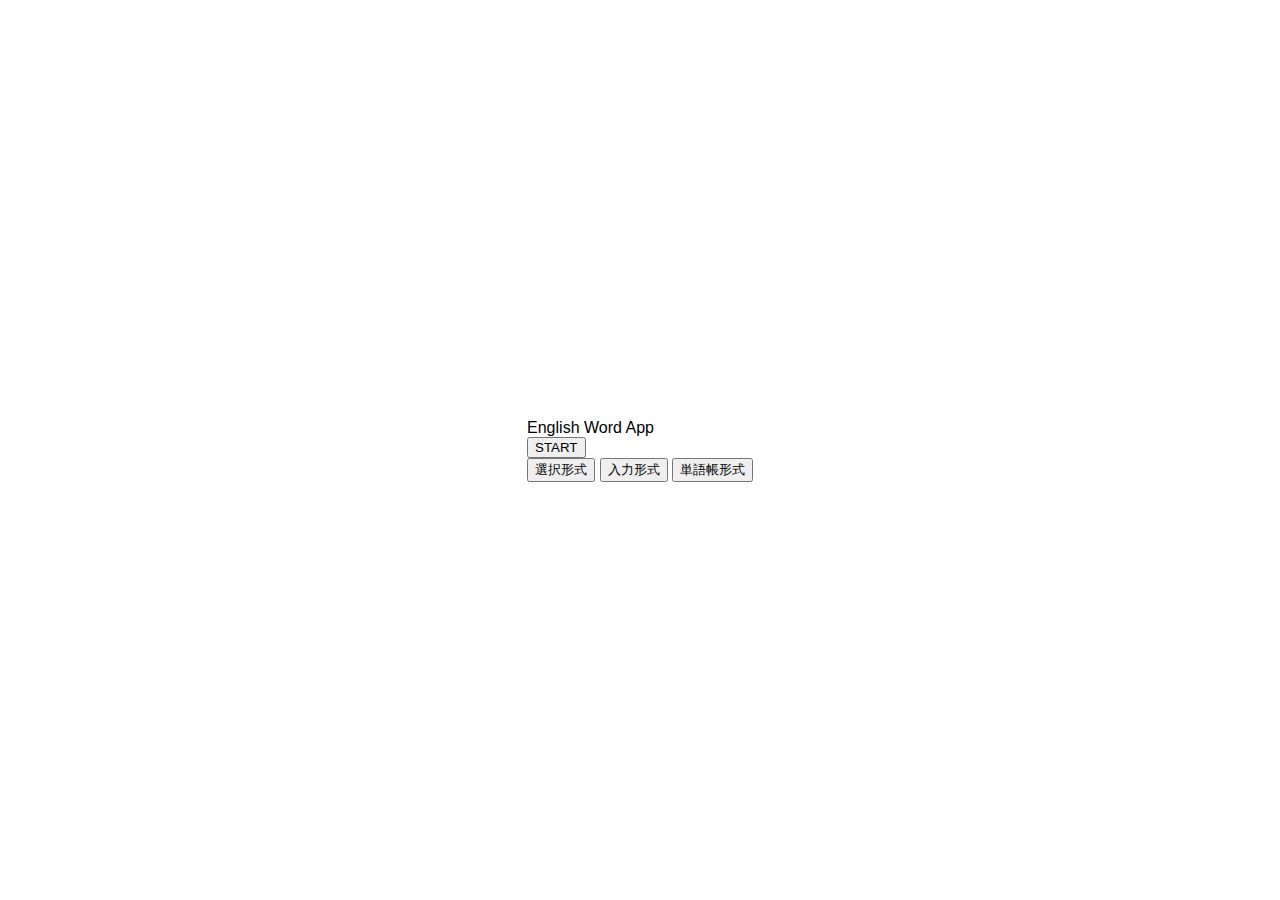
<file: index.html>
<!DOCTYPE html>
<html lang="ja">
<head>
  <meta charset="UTF-8">
  <meta name="viewport" content="width=device-width, initial-scale=1.0">
  <title>English Word App</title>
  <link rel="stylesheet" href="index.css">
</head>

<body>
  <div id="app">

    <!-- タイトル -->
    <div id="title">English Word App</div>

    <!-- スタートボタン -->
    <button id="start">START</button>

    <!-- 学習形式選択（最初は非表示） -->
    <div id="mode-select" class="hidden">
      <button class="mode" data-target="select.html">選択形式</button>
      <button class="mode" data-target="input.html">入力形式</button>
      <button class="mode" data-target="list.html">単語帳形式</button>
    </div>

  </div>

  <script src="index.js"></script>
</body>
</html>
</file>
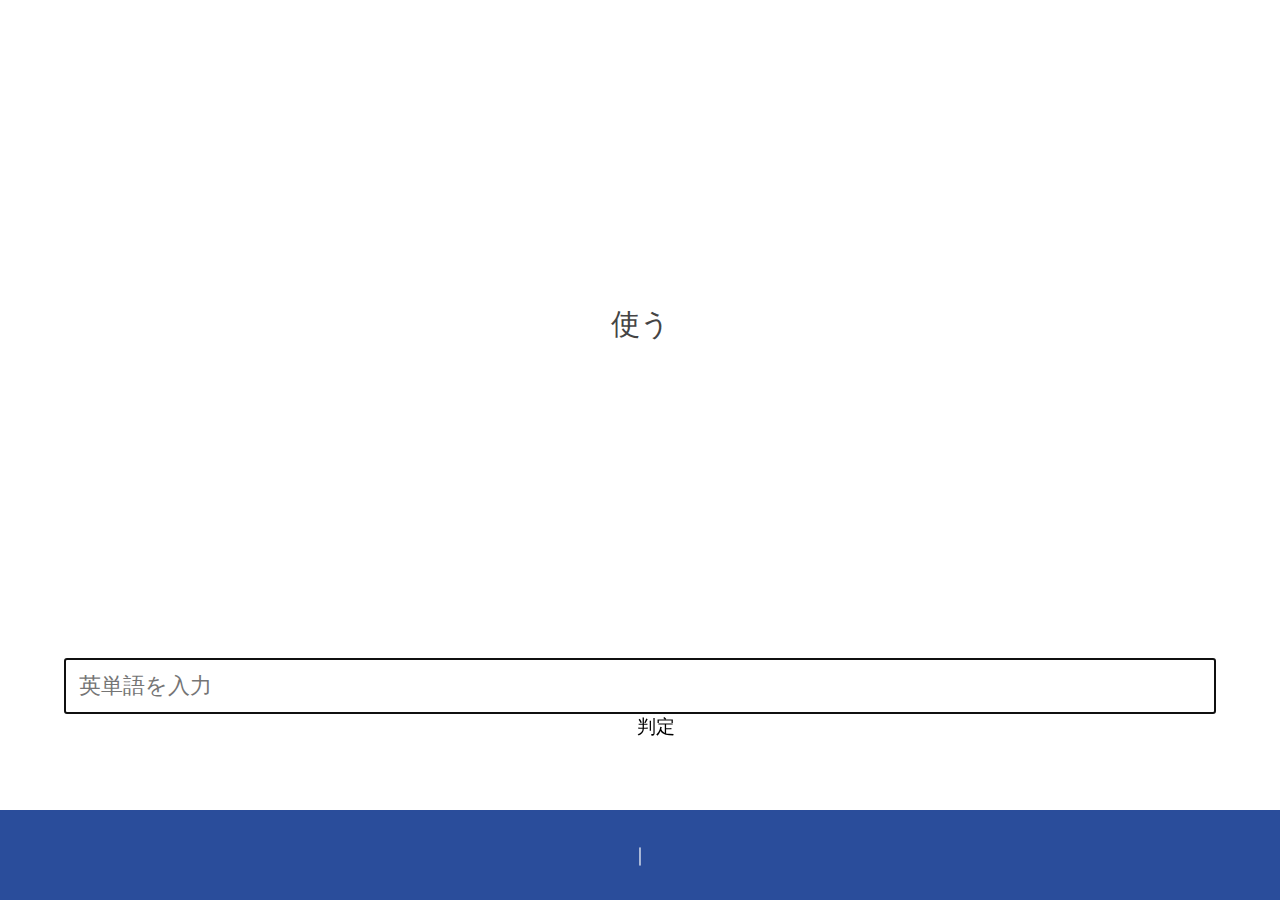
<file: input/index.html>
<!DOCTYPE html>
<html lang="ja">
<head>
  <meta charset="UTF-8">
  <meta name="viewport" content="width=device-width, initial-scale=1.0">
  <title>入力形式</title>
  <link rel="stylesheet" href="./input.css">
</head>

<body>
  <!-- 単語表示エリア -->
  <div id="word-area">
    <div id="question-en"></div>
    <div id="question-jp"></div>
  </div>

  <!-- 入力エリア（固定） -->
  <div id="input-area">    
    <input
      id="answer"
      type="text"
      placeholder="英単語を入力"
      autocomplete="off"
      autocapitalize="off"
      autocorrect="off"
      spellcheck="false"
      inputmode="latin"
    />
    <botton id="check">判定</button>
    <div id="result"></div>
  </div>

  <!-- 下固定：履歴 -->
  <div id="history">
    <span id="history-eng"></span>
    <span>｜</span>
    <span id="history-jp"></span>
  </div>

  <script src="../js/words.js"></script>
  <script src="./input.js"></script>
</body>
</html>
</file>
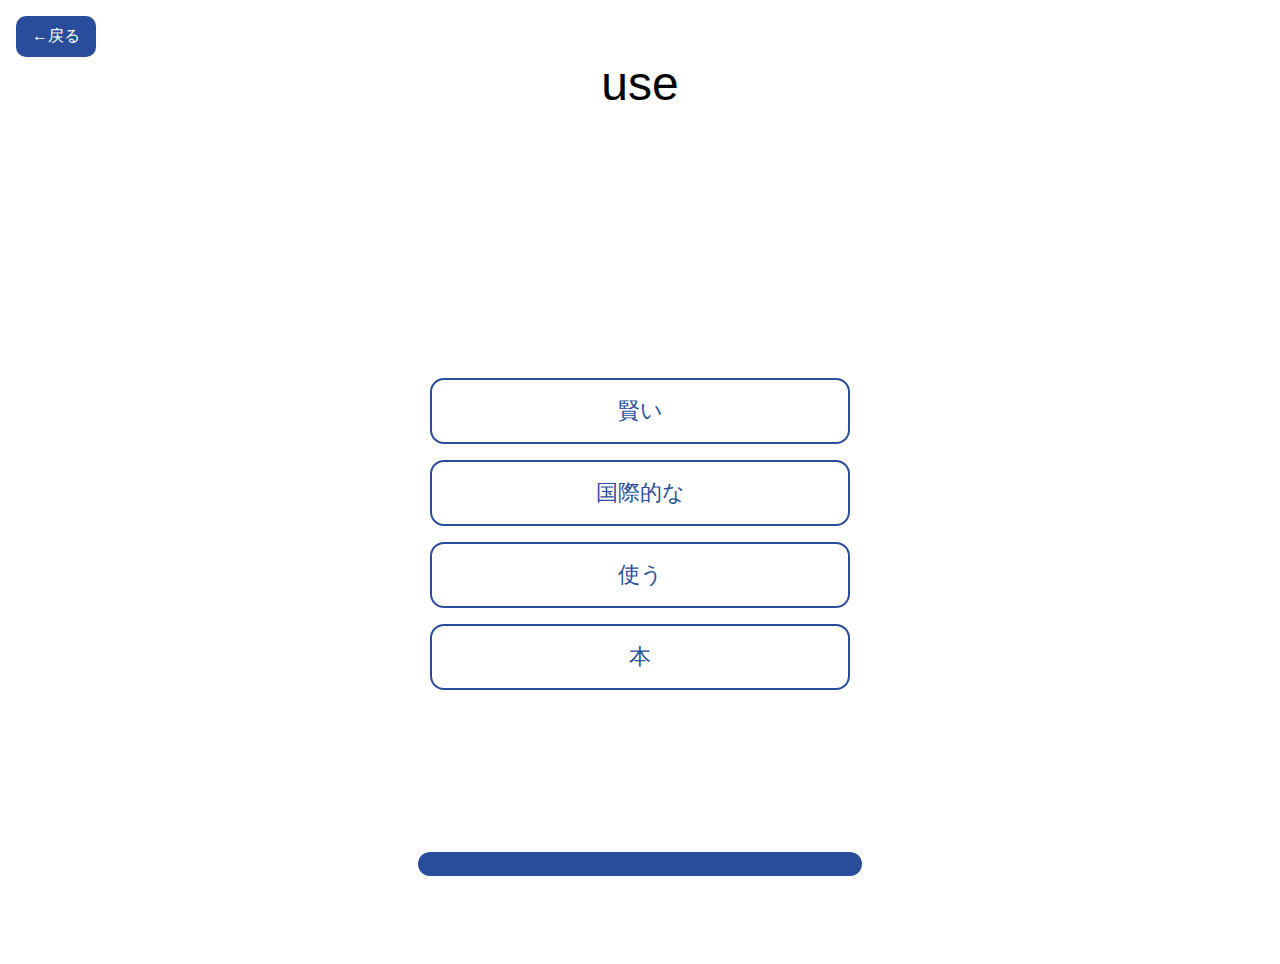
<file: select/index.html>
<!DOCTYPE html>
<html lang="ja">
<head>
  <meta charset="UTF-8">
  <meta name="viewport" content="width=device-width, initial-scale=1, viewport-fit=cover">
  <title>Quiz</title>
  <link rel="stylesheet" href="../css/botton.css">


  <style>
    body {
      margin: 0;
      font-family: sans-serif;
      background: #fff;
    }

    #app {
      min-height: 100svh;
      padding: 32px;
      display: flex;
      flex-direction: column;
      align-items: center;
    }

    #question {
      width: 100%;
      text-align: center;
      font-size: 48px;
      margin: 24px 0;
    }

    .choices-column {
      width: 100%;
      max-width: 420px;
      margin: auto 0;
      display: flex;
      flex-direction: column;
      gap: 16px;
    }

    #history {
      position: fixed;
      left: 50%;
      bottom: 24px;
      transform: translateX(-50%);
      width: calc(100% - 64px);
      max-width: 420px;
      padding: 12px;
      border-radius: 12px;
      background: #2a4d9b;
      color: #fff;
      text-align: center;
      font-size: 14px;
    }

    #overlay {
      position: fixed;
      inset: 0;
      display: none;
      align-items: center;
      justify-content: center;
      font-size: 64px;
      background: rgba(0,0,0,0.45);
      color: #fff;
    }
  </style>
</head>

<body>
  <button id="backBtn">←戻る</button>
  <div id="app">
    <div id="question">Loading...</div>
    <div id="choices" class="choices-column"></div>
  </div>

  <div id="history"></div>
  <div id="overlay"></div>

  <!-- words.js を必ず先に -->
  <script src="../js/words.js"></script>

  <script>
    backBtn.onclick = () => {
      window.location.href = "/english-word-study/mode/";
    };
    
    const words = window.WORDS;
    const q = document.getElementById("question");
    const c = document.getElementById("choices");
    const h = document.getElementById("history");
    const o = document.getElementById("overlay");

    function shuffle(arr) {
      return [...arr].sort(() => Math.random() - 0.5);
    }

    function show() {
      const w = words[Math.floor(Math.random() * words.length)];
      q.textContent = w.eng;

      const wrongs = shuffle(
        words.filter(x => x.jp !== w.jp)
      ).slice(0, 3);

      const choices = shuffle([
        w.jp,
        ...wrongs.map(x => x.jp)
      ]);

      c.innerHTML = "";
      choices.forEach(jp => {
        const b = document.createElement("button");
        b.className = "choice";
        b.textContent = jp;
        b.onclick = () => judge(jp === w.jp, w);
        c.appendChild(b);
      });
    }

    function judge(ok, w) {
      o.textContent = ok ? "正解" : "不正解";
      o.style.display = "flex";
      h.textContent = `${w.eng} ｜ ${w.jp}`;

      setTimeout(() => {
        o.style.display = "none";
        show();
      }, 700);
    }

    show();
  </script>
</body>
</file>
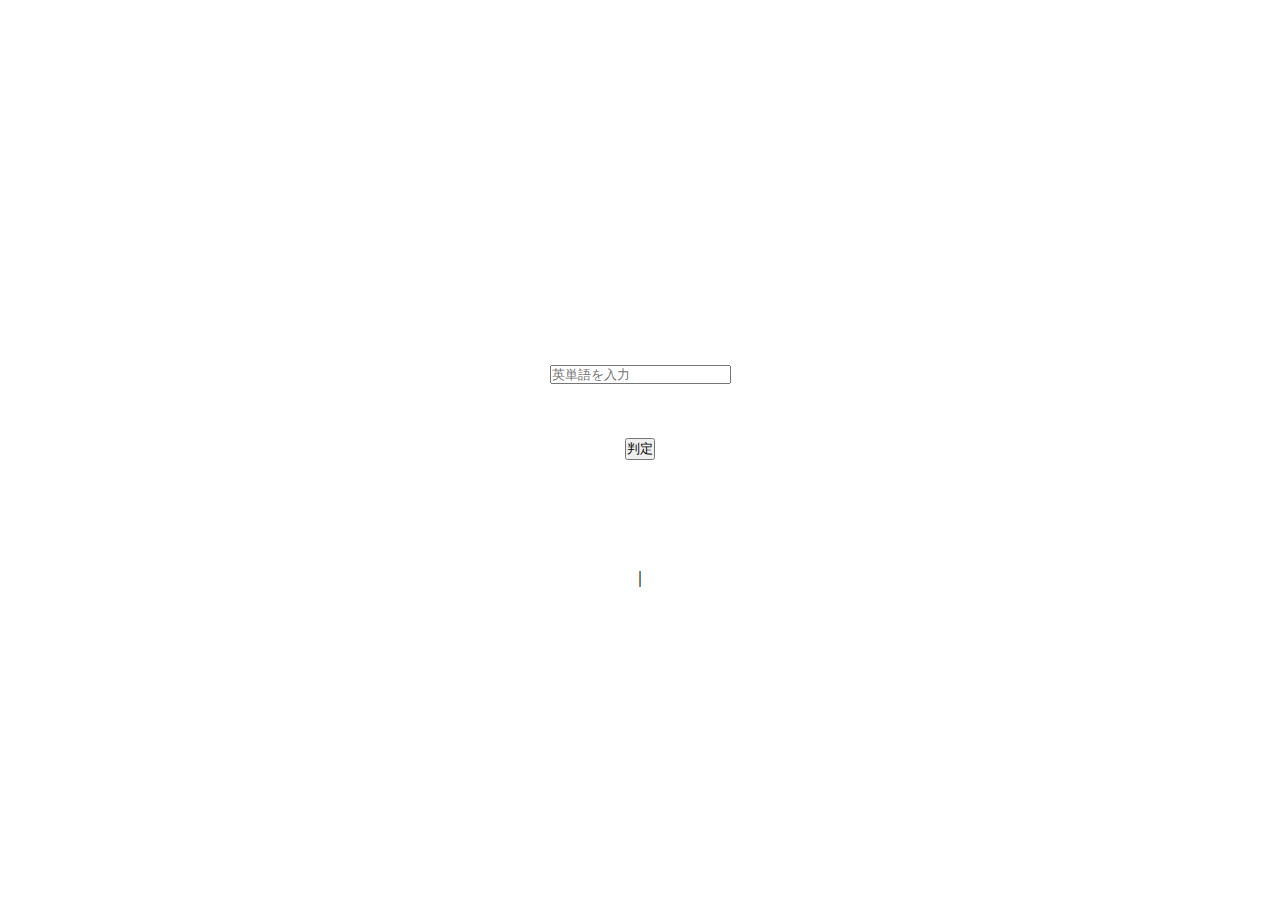
<file: input.html>
<!DOCTYPE html>
<html lang="ja">
<head>
  <meta charset="UTF-8">
  <meta name="viewport" content="width=device-width, initial-scale=1.0">
  <title>入力形式</title>
  <link rel="stylesheet" href="input.css">
</head>

<body>
  <div id="app">

    <!-- 日本語（問題） -->
    <div id="question-jp"></div>

    <!-- 入力欄 -->
    <input
      id="answer"
      type="text"
      placeholder="英単語を入力"
      autocomplete="off"
    >

    <!-- 判定ボタン -->
    <button id="check">判定</button>

    <!-- 結果表示 -->
    <div id="result"></div>

    <!-- 履歴（高さ固定） -->
    <div id="history">
      <span id="history-eng">&nbsp;</span>
      <span>｜</span>
      <span id="history-jp">&nbsp;</span>
    </div>

  </div>

  <script>
    console.log("this page loaded");
  </script>

  <script src="words.js"></script>
  <script src="input.js"></script>
</body>
</html>
</file>
<file: index.css>
body {
  margin: 0;
  height: 100vh;
  font-family: sans-serif;

  display: flex;
  justify-content: center;
  align-items: center;
}

.start-button {
  font-size: 3rem;
  padding: 1.5rem 4rem;
  text-decoration: none;
  color: black;
  border: 2px solid black;
  border-radius: 12px;
}
</file>
<file: input/input.css>
* {
  box-sizing: border-box;
}

body {
  margin: 0;
  height: 100vh;
  font-family: sans-serif;
}

body {
  display: flex;
  flex-direction: column;
}

/* 単語表示エリア */
#word-area {
  flex: 1;
  display: flex;
  flex-direction: column;
  justify-content: center;
  align-items: center;

  text-align: center;
  padding: 0 5vw;
}

#question-en {
  font-size: 3rem;
  font-weight: bold;
  white-space: nowrap;
}

#question-jp {
  font-size: 1.8rem;
  color: #444;
  margin-top: 1vh;
  white-space: nowrap;
}

/* 入力エリア */
#input-area {
  padding: 2vh 5vw;
  text-align: center;
}

#answer {
  width: 100%;
  font-size: 1.4rem;
  padding: 0.8rem;
}

#check {
  margin-top: 1vh;
  font-size: 1.2rem;
  padding: 0.6rem 2rem;
}

#result {
  margin-top: 0.8vh;
  min-height: 1.2em;
}

/* 下固定履歴 */
#history {
  height: 10vh;
  background: #2a4d9b;
  color: #fff;

  display: flex;
  justify-content: center;
  align-items: center;
  gap: 1vw;

  font-size: 1.1rem;
}
</file>
<file: css/botton.css>
/* 共通ボタン */
button {
  font-size: 16px;
  padding: 10px 16px;
  border-radius: 10px;
  border: none;
  background: #2a4d9b;
  color: #fff;
}

/* 選択肢ボタン */
.choice {
  font-size: 22px;
  padding: 16px;
  border-radius: 14px;
  border: 2px solid #2a4d9b;
  background: #fff;
  color: #2a4d9b;
}

/* 戻るボタン */
#backBtn {
  position: fixed;
  top: 16px;
  left: 16px;
  z-index: 10;
}
</file>
<file: input.css>
* {
  box-sizing: border-box;
  margin: 0;
  padding: 0;
}

body {
  width: 100vw;
  height: 100vh;
  font-family: sans-serif;
}

#app {
  height: 100%;
  display: flex;
  flex-direction: column;
  align-items: center;
  justify-content: center;
  gap: 6vh;
}

/* タイトル */
#title {
  font-size: 4rem;
  text-align: center;
}

/* STARTボタン */
#start {
  font-size: 3rem;
  padding: 1.5vh 10vw;
}

/* 形式選択 */
#mode-select {
  width: 80%;
  display: flex;
  flex-direction: column;
  gap: 3vh;
}

/* 横長ボタン3段 */
.mode {
  width: 100%;
  font-size: 3rem;
  padding: 2.5vh 0;
  border-radius: 12px;
}

/* 非表示 */
.hidden {
  display: none;
}
</file>
